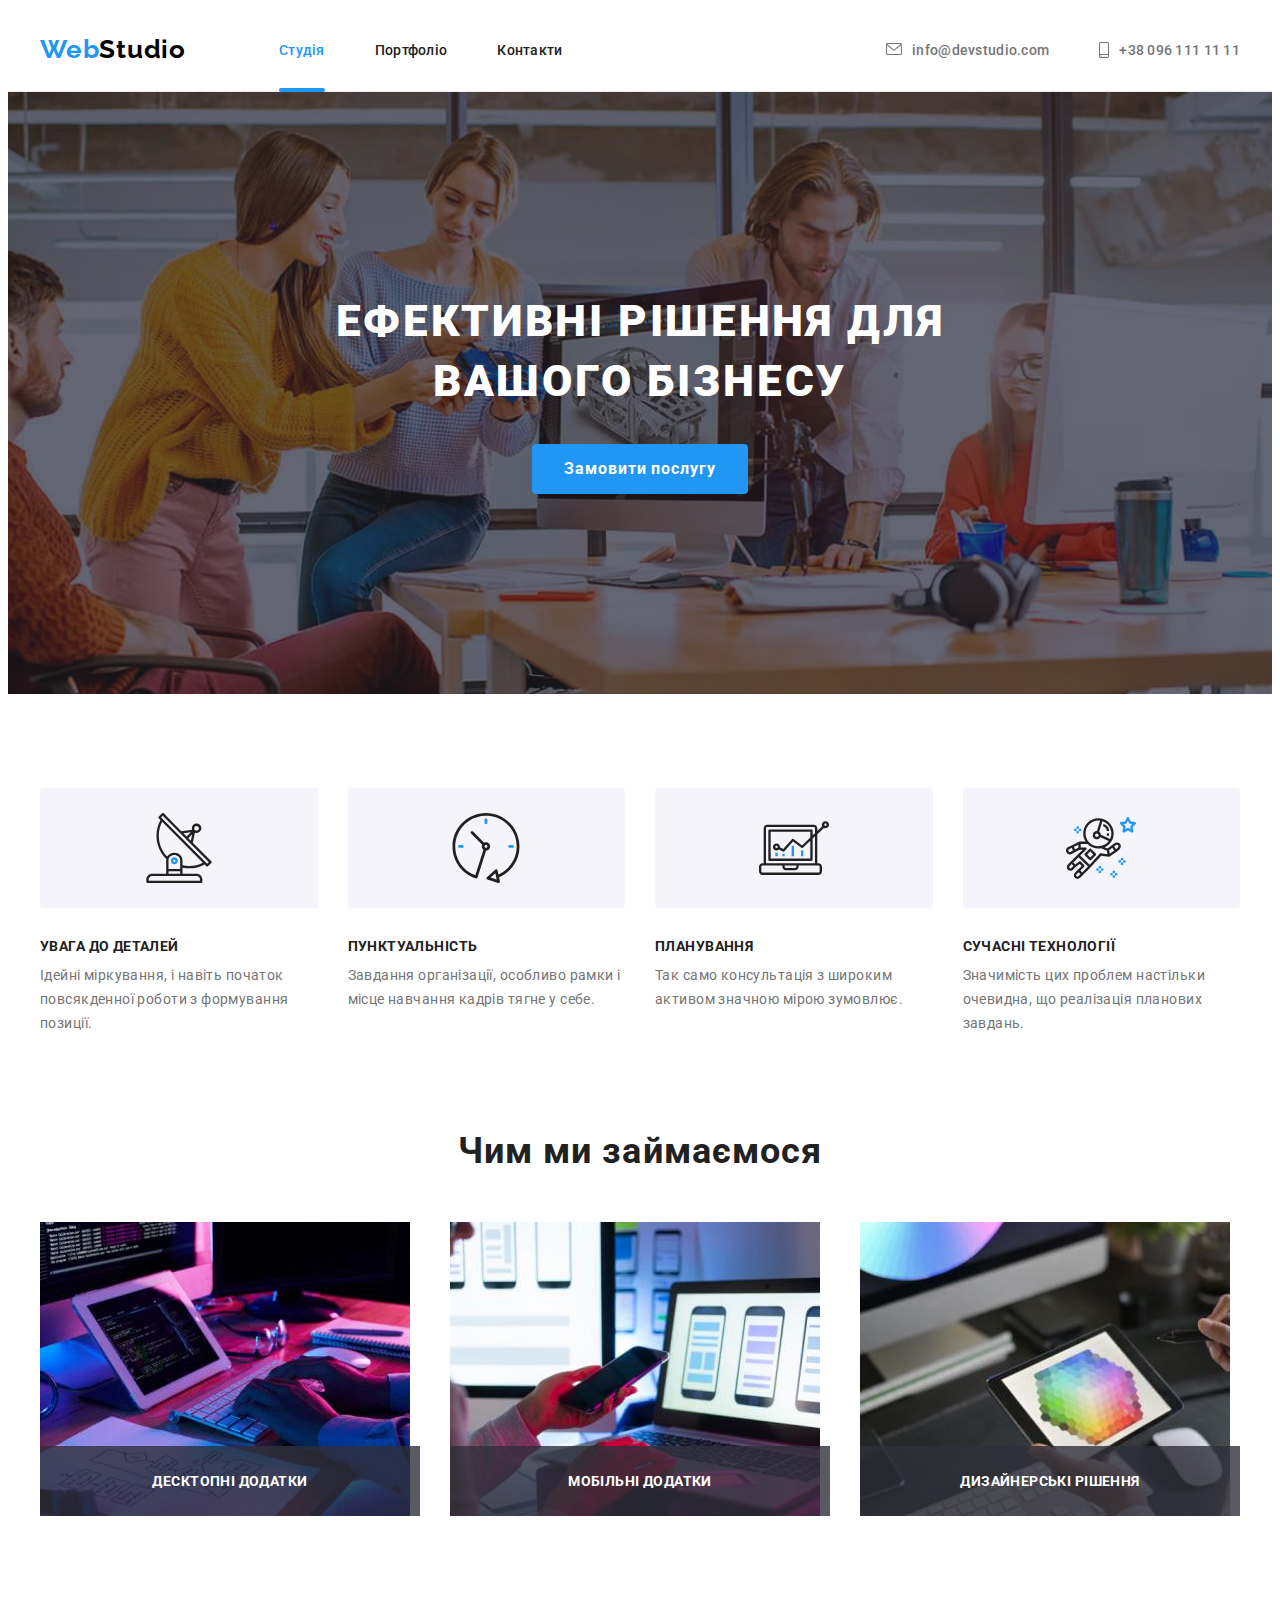
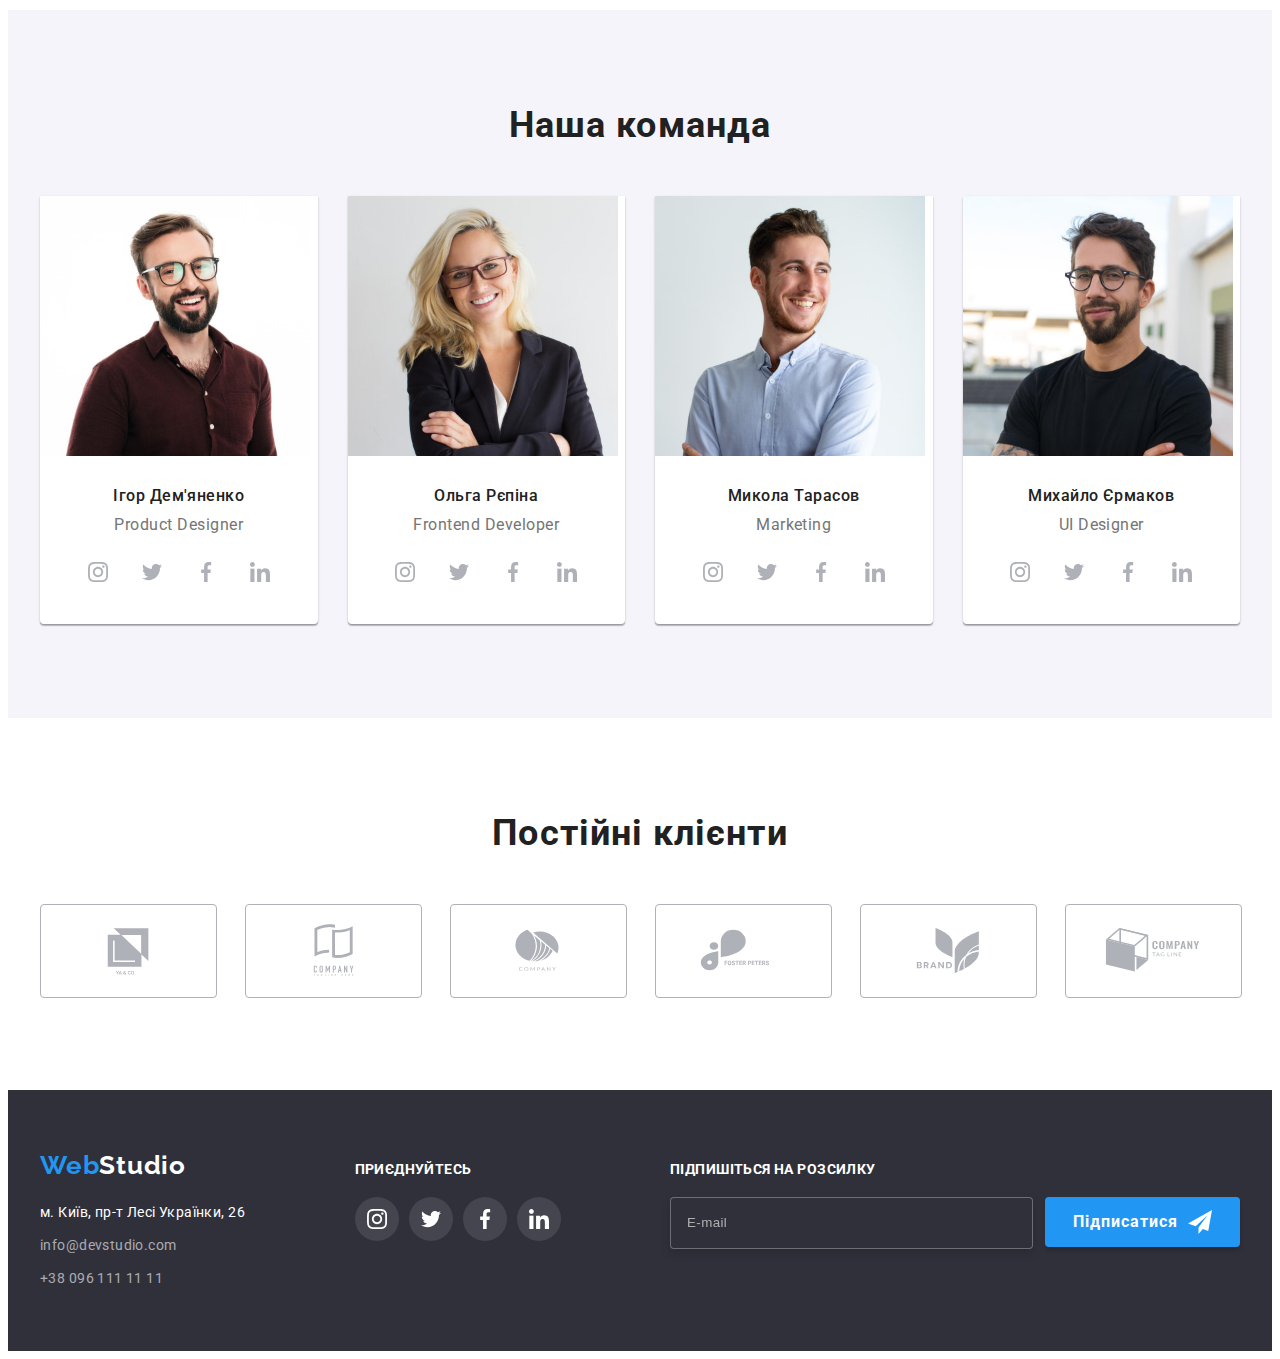
<file: index.html>
<!DOCTYPE html>
<html lang="uk">
  <head>
    <meta charset="UTF-8" />
    <meta http-equiv="X-UA-Compatible" content="IE=edge" />
    <meta name="viewport" content="width=device-width, initial-scale=1.0" />
    <title>Студія</title>
    <link
      href="https://fonts.googleapis.com/css2?family=Raleway:wght@700&family=Roboto:wght@400;500;700;900&display=swap"
      rel="stylesheet"
    />
    <link
      rel="stylesheet"
      href="https://cdnjs.cloudflare.com/ajax/libs/modern-normalize/1.1.0/modern-normalize.min.css"
      integrity="sha512-wpPYUAdjBVSE4KJnH1VR1HeZfpl1ub8YT/NKx4PuQ5NmX2tKuGu6U/JRp5y+Y8XG2tV+wKQpNHVUX03MfMFn9Q=="
      crossorigin="anonymous"
      referrerpolicy="no-referrer"
    />
    <link rel="stylesheet" href="./css/main.min.css" />
  </head>

  <body>
    <header>
      <div class="container header">
        <a href="./index.html" class="logo"
          >Web<span class="header-logo-ending">Studio</span>
        </a>
        <nav>
          <ul class="site-nav">
            <li class="item">
              <a href="./index.html" class="current">Студія</a>
            </li>
            <li class="item"><a href="./portfolio.html">Портфоліо</a></li>
            <li class="item"><a href="">Контакти</a></li>
          </ul>
        </nav>
        <ul class="auth-nav">
          <li class="item">
            <a href="mailto:info@devstudio.com" class="button">
              <svg class="mail-icon" width="16px" height="12px">
                <use href="./images/icons.svg#icon-envelope"></use></svg
              >info@devstudio.com</a
            >
          </li>
          <li class="item">
            <a href="tel:+380961111111" class="button">
              <svg class="smartphone-icon" width="10px" height="16px">
                <use href="./images/icons.svg#icon-smartphone"></use></svg
              >+38 096 111 11 11</a
            >
          </li>
        </ul>
      </div>
    </header>

    <main>
      <!---------- Герой ---------->
      <section class="section hero">
        <div class="container hero__container">
          <h1 class="hero__title">Ефективні рішення для вашого бізнесу</h1>
          <button class="hero__button" type="button" data-modal-open>
            Замовити послугу
          </button>
        </div>
      </section>

      <!---------- Особливості ---------->
      <section class="section peculiarities">
        <div class="container">
          <h2 class="section__title visually-hidden">Особливості</h2>
          <ul class="section__list peculiarities__list">
            <li class="peculiarities__item">
              <div class="peculiarities__icon-container">
                <svg width="70px" height="70px" class="peculiarities__icon">
                  <use href="./images/icons.svg#icon-antenna"></use>
                </svg>
              </div>
              <h3 class="title peculiarities__title">Увага до деталей</h3>
              <p class="peculiarities__text">
                Ідейні міркування, і навіть початок повсякденної роботи з
                формування позиції.
              </p>
            </li>
            <li class="peculiarities__item">
              <div class="peculiarities__icon-container">
                <svg width="70px" height="70px" class="peculiarities__icon">
                  <use href="./images/icons.svg#icon-clock"></use>
                </svg>
              </div>
              <h3 class="title peculiarities__title">Пунктуальність</h3>
              <p class="peculiarities__text">
                Завдання організації, особливо рамки і місце навчання кадрів
                тягне у себе.
              </p>
            </li>
            <li class="peculiarities__item">
              <div class="peculiarities__icon-container">
                <svg width="70px" height="70px" class="peculiarities__icon">
                  <use href="./images/icons.svg#icon-diagram"></use>
                </svg>
              </div>
              <h3 class="title peculiarities__title">Планування</h3>
              <p class="peculiarities__text">
                Так само консультація з широким активом значною мірою зумовлює.
              </p>
            </li>
            <li class="peculiarities__item">
              <div class="peculiarities__icon-container">
                <svg width="70px" height="70px" class="peculiarities__icon">
                  <use href="./images/icons.svg#icon-astronaut"></use>
                </svg>
              </div>
              <h3 class="title peculiarities__title">Сучасні технології</h3>
              <p class="peculiarities__text">
                Значимість цих проблем настільки очевидна, що реалізація
                планових завдань.
              </p>
            </li>
          </ul>
        </div>
      </section>

      <!---------- Чим займаємося ---------->
      <section class="section works">
        <div class="container works">
          <h2 class="section__title">Чим ми займаємося</h2>
          <ul class="section__list works">
            <li class="works-item">
              <img
                src="./images/close-up-image-programer-working-his-desk-office.jpg"
                alt="Програміст великим планом працює за своїм столом в офісі"
                width="370"
                height="294"
              />
              <p class="works-item-img-text">Десктопні додатки</p>
            </li>
            <li class="works-item">
              <img
                src="./images/web-ui-designers-are-developing-application-smartphones-team-creators-is-working-interface-mobile-phones.jpg"
                alt="Веб-дизайнер працює над інтерфейсом мобільних телефонів"
                width="370"
                height="294"
              />
              <p class="works-item-img-text">Мобільні додатки</p>
            </li>
            <li class="works-item">
              <img
                src="./images/creative-artist-web-design-with-working-colour-selection-graphic-tablet.jpg"
                alt="Креативний художник з включеним графічним планшетом для вибору кольору"
                width="370"
                height="294"
              />
              <p class="works-item-img-text">Дизайнерські рішення</p>
            </li>
          </ul>
        </div>
      </section>

      <!---------- Наша команда ---------->
      <section class="section team">
        <div class="container">
          <h2 class="section__title">Наша команда</h2>
          <ul class="section__list team">
            <li class="team-item">
              <img
                src="./images/product-designer.jpg"
                alt="Ігор Дем'яненко"
                width="270"
                height="260"
              />
              <div class="team-item-about">
                <h3 class="title">Ігор Дем'яненко</h3>
                <p class="text" lang="en">Product Designer</p>
                <ul class="social-list">
                  <li class="social-item">
                    <a href="" class="social-link">
                      <svg class="social-icon" width="20px" height="20px">
                        <use href="./images/icons.svg#icon-instagram"></use>
                      </svg>
                    </a>
                  </li>
                  <li class="social-item">
                    <a href="" class="social-link">
                      <svg class="social-icon" width="20px" height="20px">
                        <use href="./images/icons.svg#icon-twitter"></use>
                      </svg>
                    </a>
                  </li>
                  <li class="social-item">
                    <a href="" class="social-link">
                      <svg class="social-icon" width="20px" height="20px">
                        <use href="./images/icons.svg#icon-facebook"></use>
                      </svg>
                    </a>
                  </li>
                  <li class="social-item">
                    <a href="" class="social-link">
                      <svg class="social-icon" width="20px" height="20px">
                        <use href="./images/icons.svg#icon-linkedin"></use>
                      </svg>
                    </a>
                  </li>
                </ul>
              </div>
            </li>
            <li class="team-item">
              <img
                src="./images/frontend-developer.jpg"
                alt="Ольга Рєпіна"
                width="270"
                height="260"
              />
              <div class="team-item-about">
                <h3 class="title">Ольга Рєпіна</h3>
                <p class="text" lang="en">Frontend Developer</p>
                <ul class="social-list">
                  <li class="social-item">
                    <a href="" class="social-link">
                      <svg class="social-icon" width="20px" height="20px">
                        <use href="./images/icons.svg#icon-instagram"></use>
                      </svg>
                    </a>
                  </li>
                  <li class="social-item">
                    <a href="" class="social-link">
                      <svg class="social-icon" width="20px" height="20px">
                        <use href="./images/icons.svg#icon-twitter"></use>
                      </svg>
                    </a>
                  </li>
                  <li class="social-item">
                    <a href="" class="social-link">
                      <svg class="social-icon" width="20px" height="20px">
                        <use href="./images/icons.svg#icon-facebook"></use>
                      </svg>
                    </a>
                  </li>
                  <li class="social-item">
                    <a href="" class="social-link">
                      <svg class="social-icon" width="20px" height="20px">
                        <use href="./images/icons.svg#icon-linkedin"></use>
                      </svg>
                    </a>
                  </li>
                </ul>
              </div>
            </li>
            <li class="team-item">
              <img
                src="./images/marketing.jpg"
                alt="Микола Тарасов"
                width="270"
                height="260"
              />
              <div class="team-item-about">
                <h3 class="title">Микола Тарасов</h3>
                <p class="text" lang="en">Marketing</p>
                <ul class="social-list">
                  <li class="social-item">
                    <a href="" class="social-link">
                      <svg class="social-icon" width="20px" height="20px">
                        <use href="./images/icons.svg#icon-instagram"></use>
                      </svg>
                    </a>
                  </li>
                  <li class="social-item">
                    <a href="" class="social-link">
                      <svg class="social-icon" width="20px" height="20px">
                        <use href="./images/icons.svg#icon-twitter"></use>
                      </svg>
                    </a>
                  </li>
                  <li class="social-item">
                    <a href="" class="social-link">
                      <svg class="social-icon" width="20px" height="20px">
                        <use href="./images/icons.svg#icon-facebook"></use>
                      </svg>
                    </a>
                  </li>
                  <li class="social-item">
                    <a href="" class="social-link">
                      <svg class="social-icon" width="20px" height="20px">
                        <use href="./images/icons.svg#icon-linkedin"></use>
                      </svg>
                    </a>
                  </li>
                </ul>
              </div>
            </li>
            <li class="team-item">
              <img
                src="./images/ui-designer.jpg"
                alt="Михайло Єрмаков"
                width="270"
                height="260"
              />
              <div class="team-item-about">
                <h3 class="title">Михайло Єрмаков</h3>
                <p class="text" lang="en">UI Designer</p>
                <ul class="social-list">
                  <li class="social-item">
                    <a href="" class="social-link">
                      <svg class="social-icon" width="20px" height="20px">
                        <use href="./images/icons.svg#icon-instagram"></use>
                      </svg>
                    </a>
                  </li>
                  <li class="social-item">
                    <a href="" class="social-link">
                      <svg class="social-icon" width="20px" height="20px">
                        <use href="./images/icons.svg#icon-twitter"></use>
                      </svg>
                    </a>
                  </li>
                  <li class="social-item">
                    <a href="" class="social-link">
                      <svg class="social-icon" width="20px" height="20px">
                        <use href="./images/icons.svg#icon-facebook"></use>
                      </svg>
                    </a>
                  </li>
                  <li class="social-item">
                    <a href="" class="social-link">
                      <svg class="social-icon" width="20px" height="20px">
                        <use href="./images/icons.svg#icon-linkedin"></use>
                      </svg>
                    </a>
                  </li>
                </ul>
              </div>
            </li>
          </ul>
        </div>
      </section>

      <!---------- Наші клієнти ---------->
      <section class="section clients">
        <div class="container">
          <h2 class="section__title">Постійні клієнти</h2>
          <ul class="clients__list">
            <li class="clients__item">
              <a class="clients__link" href="">
                <svg class="clients__icon" width="106px" height="60px">
                  <use href="./images/icons.svg#icon-ya-and-co"></use>
                </svg>
              </a>
            </li>
            <li class="clients__item">
              <a class="clients__link" href="">
                <svg class="clients__icon" width="106px" height="60px">
                  <use
                    href="./images/icons.svg#icon-company-tag-line-here"
                  ></use>
                </svg>
              </a>
            </li>
            <li class="clients__item">
              <a class="clients__link" href="">
                <svg class="clients__icon" width="106px" height="60px">
                  <use href="./images/icons.svg#icon-company"></use>
                </svg>
              </a>
            </li>
            <li class="clients__item">
              <a class="clients__link" href="">
                <svg class="clients__icon" width="106px" height="60px">
                  <use href="./images/icons.svg#icon-foster-peters"></use>
                </svg>
              </a>
            </li>
            <li class="clients__item">
              <a class="clients__link" href="">
                <svg class="clients__icon" width="106px" height="60px">
                  <use href="./images/icons.svg#icon-brand"></use>
                </svg>
              </a>
            </li>
            <li class="clients__item">
              <a class="clients__link" href="">
                <svg class="clients__icon" width="106px" height="60px">
                  <use href="./images/icons.svg#icon-company-tag-line"></use>
                </svg>
              </a>
            </li>
          </ul>
        </div>
      </section>
    </main>

    <!---------- footer ---------->

    <footer>
      <div class="container">
        <div class="footer-container">
          <div class="logo-address-container">
            <a href="./index.html" class="logo"
              >Web<span class="footer-logo-ending">Studio</span></a
            >
            <address>
              <ul class="address-list">
                <li class="address-item">
                  <a
                    href="https://goo.gl/maps/nT2pFgaQttPLfZXJ7"
                    class="map-link address-link"
                    >м. Київ, пр-т Лесі Українки, 26</a
                  >
                </li>
                <li class="address-item">
                  <a href="mailto:info@devstudio.com" class="address-link"
                    >info@devstudio.com</a
                  >
                </li>
                <li class="address-item">
                  <a href="tel:+380961111111" class="address-link"
                    >+38 096 111 11 11</a
                  >
                </li>
              </ul>
            </address>
          </div>
          <div class="footer-join">
            <p class="footer-join-title">Приєднуйтесь</p>
            <ul class="footer-join-list">
              <li class="footer-join-item">
                <a class="footer-join-link" href=""
                  ><svg class="footer-join-icon" width="20px" height="20px">
                    <use href="./images/icons.svg#icon-instagram"></use></svg
                ></a>
              </li>
              <li class="footer-join-item">
                <a class="footer-join-link" href=""
                  ><svg class="footer-join-icon" width="20px" height="20px">
                    <use href="./images/icons.svg#icon-twitter"></use></svg
                ></a>
              </li>
              <li class="footer-join-item">
                <a class="footer-join-link" href=""
                  ><svg class="footer-join-icon" width="20px" height="20px">
                    <use href="./images/icons.svg#icon-facebook"></use></svg
                ></a>
              </li>
              <li class="footer-join-item">
                <a class="footer-join-link" href=""
                  ><svg class="footer-join-icon" width="20px" height="20px">
                    <use href="./images/icons.svg#icon-linkedin"></use></svg
                ></a>
              </li>
            </ul>
          </div>
          <div class="footer-subscription">
            <h3 class="footer-subscription-title">Підпишіться на розсилку</h3>
            <form class="footer-subscription-form">
              <label for="footer-subscription-email"></label>
              <input
                type="email"
                name="email"
                placeholder="E-mail"
                id="footer-subscription-email"
              />
              <button
                class="footer-subscription-button hero__button"
                type="submit"
              >
                Підписатися
                <svg
                  class="footer-subscription-icon"
                  width="24px"
                  height="24px"
                >
                  <use href="./images/icons.svg#icon-send"></use>
                </svg>
              </button>
            </form>
          </div>
        </div>
      </div>
    </footer>

    <!---------- backdrop ---------->

    <div class="backdrop is-hidden" data-modal>
      <div class="modal">
        <button class="modal-button" type="button" data-modal-close>
          <svg class="modal-button-icon" width="11px" height="11px">
            <use href="./images/icons.svg#icon-close"></use>
          </svg>
        </button>
        <h2 class="modal-title">Залиште свої дані, ми вам передзвонимо</h2>
        <form class="modal-form">
          <div class="modal-form-field-list">
            <div class="modal-form-field">
              <label for="name">Ім'я</label>
              <div class="modal-form-field-input">
                <input type="text" name="name" id="name" />
                <svg class="modal-form-icon" width="18px" height="18px">
                  <use href="./images/icons.svg#icon-person"></use>
                </svg>
              </div>
            </div>
            <div class="modal-form-field">
              <label for="tel">Телефон</label>
              <div class="modal-form-field-input">
                <input type="tel" name="tel" id="tel" />
                <svg class="modal-form-icon" width="18px" height="18px">
                  <use href="./images/icons.svg#icon-phone"></use>
                </svg>
              </div>
            </div>
            <div class="modal-form-field">
              <label for="email">Пошта</label>
              <div class="modal-form-field-input">
                <input type="email" name="email" id="email" />
                <svg class="modal-form-icon" width="18px" height="18px">
                  <use href="./images/icons.svg#icon-email"></use>
                </svg>
              </div>
            </div>
            <div class="modal-form-field">
              <label for="textarea">Коментар</label>
              <textarea
                name="coment"
                id="textarea"
                rows="10"
                placeholder="Введіть текст"
              ></textarea>
            </div>
          </div>
          <div class="modal-form-checkbox">
            <label class="modal-form-checkbox-label">
              <input type="checkbox" />
              <svg class="modal-form-checkbox-icon" width="15px" height="15px">
                <use href="./images/icons.svg#icon-checkbox"></use>
              </svg>
              Погоджуюся з розсилкою та приймаю<a href="">Умови договору</a>
            </label>
          </div>
          <button class="form-button hero__button" type="submit">
            Відправити
          </button>
        </form>
      </div>
    </div>
    <script src="./js/modal.js"></script>
  </body>
</html>
</file>
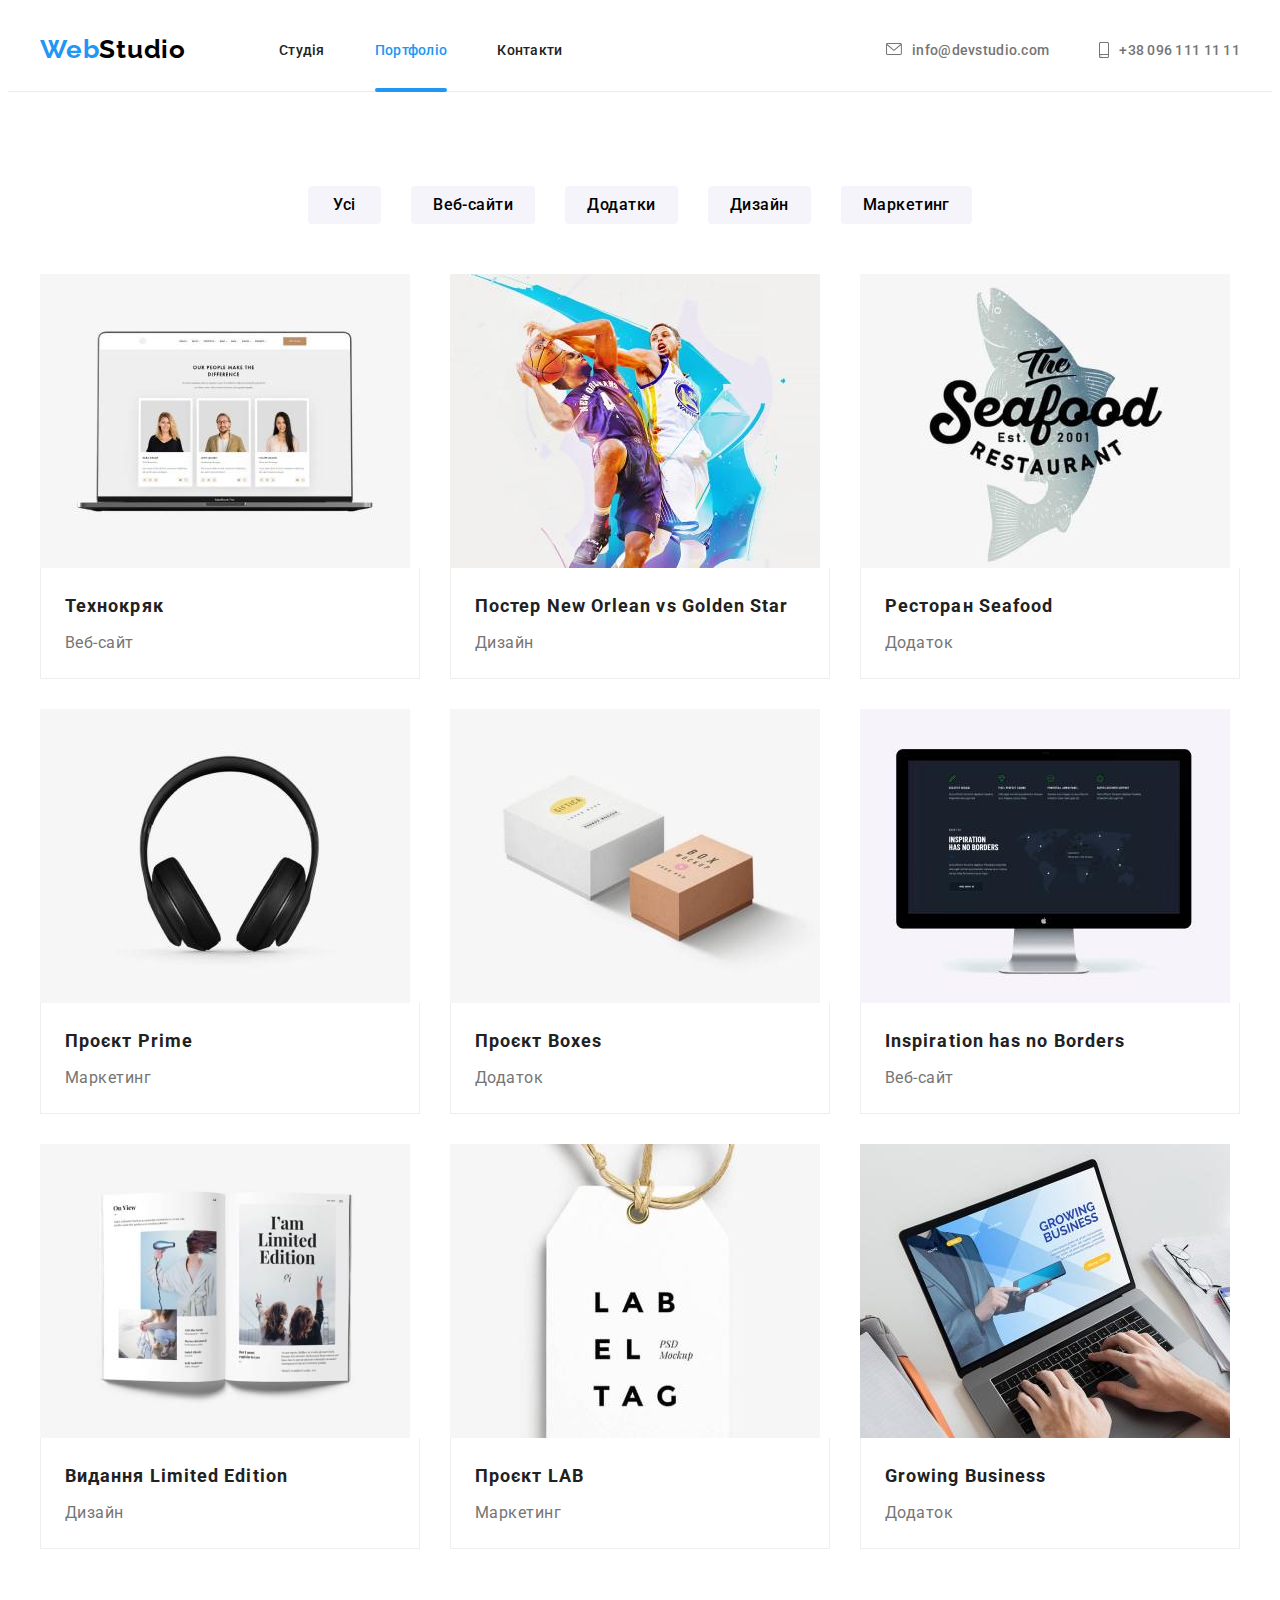
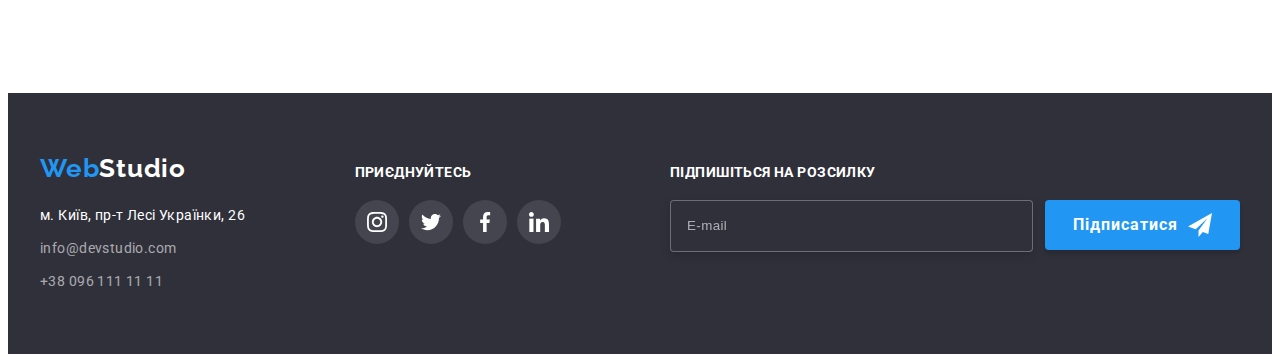
<file: portfolio.html>
<!DOCTYPE html>
<html lang="uk">
  <head>
    <meta charset="UTF-8" />
    <meta http-equiv="X-UA-Compatible" content="IE=edge" />
    <meta name="viewport" content="width=device-width, initial-scale=1.0" />
    <title>Портфоліо</title>
    <link
      href="https://fonts.googleapis.com/css2?family=Raleway:wght@700&family=Roboto:wght@400;500;700;900&display=swap"
      rel="stylesheet"
    />
    <link
      rel="stylesheet"
      href="https://cdnjs.cloudflare.com/ajax/libs/modern-normalize/1.1.0/modern-normalize.min.css"
      integrity="sha512-wpPYUAdjBVSE4KJnH1VR1HeZfpl1ub8YT/NKx4PuQ5NmX2tKuGu6U/JRp5y+Y8XG2tV+wKQpNHVUX03MfMFn9Q=="
      crossorigin="anonymous"
      referrerpolicy="no-referrer"
    />
    <link rel="stylesheet" href="./css/main.min.css" />
  </head>

  <body>
    <header>
      <div class="container header">
        <a href="./index.html" class="logo"
          >Web<span class="header-logo-ending">Studio</span>
        </a>
        <nav>
          <ul class="site-nav">
            <li class="item"><a href="./index.html">Студія</a></li>
            <li class="item">
              <a href="./portfolio.html" class="current">Портфоліо</a>
            </li>
            <li class="item"><a href="">Контакти</a></li>
          </ul>
        </nav>
        <ul class="auth-nav">
          <li class="item">
            <a href="mailto:info@devstudio.com" class="button">
              <svg class="mail-icon" width="16px" height="12px">
                <use href="./images/icons.svg#icon-envelope"></use></svg
              >info@devstudio.com</a
            >
          </li>
          <li class="item">
            <a href="tel:+380961111111" class="button">
              <svg class="smartphone-icon" width="10px" height="16px">
                <use href="./images/icons.svg#icon-smartphone"></use></svg
              >+38 096 111 11 11</a
            >
          </li>
        </ul>
      </div>
    </header>

    <main>
      <section class="section portfolio">
        <div class="container">
          <h1 class="visually-hidden">Портфоліо</h1>
          <ul class="portfolio__list">
            <li>
              <button class="portfolio__button" type="button">Усі</button>
            </li>
            <li>
              <button class="portfolio__button" type="button">Веб-сайти</button>
            </li>
            <li>
              <button class="portfolio__button" type="button">Додатки</button>
            </li>
            <li>
              <button class="portfolio__button" type="button">Дизайн</button>
            </li>
            <li>
              <button class="portfolio__button" type="button">Маркетинг</button>
            </li>
          </ul>
          <ul class="portfolio__list">
            <li class="portfolio__item">
              <a class="portfolio__link" href="">
                <div class="portfolio__img">
                  <img
                    src="./images/portfolio1.jpg"
                    alt="Відкритий ноутбук з зображенням фотографій людей з описом до них"
                    width="370"
                    height="294"
                  />
                  <div class="portfolio__description">
                    <p>
                      Ресурс пропонує комплексні пропозиції з різним рівнем
                      функціоналу та сервісів. Все це дозволить відвідувачу
                      отримати вичерпні відомості про компанію чи приватну
                      особу.
                    </p>
                  </div>
                </div>
                <div class="portfolio__project">
                  <h2 class="portfolio__title">Технокряк</h2>
                  <p class="portfolio__text">Веб-сайт</p>
                </div>
              </a>
            </li>
            <li class="portfolio__item">
              <a class="portfolio__link" href="">
                <div class="portfolio__img">
                  <img
                    src="./images/portfolio2.jpg"
                    alt="Два баскетболіста під час гри з мʼячем"
                    width="370"
                    height="294"
                  />
                  <div class="portfolio__description">
                    <p>
                      Ресурс пропонує комплексні пропозиції з різним рівнем
                      функціоналу та сервісів. Все це дозволить відвідувачу
                      отримати вичерпні відомості про компанію чи приватну
                      особу.
                    </p>
                  </div>
                </div>
                <div class="portfolio__project">
                  <h2 class="portfolio__title">
                    Постер <span lang="en">New Orlean vs Golden Star</span>
                  </h2>
                  <p class="portfolio__text">Дизайн</p>
                </div></a
              >
            </li>
            <li class="portfolio__item">
              <a class="portfolio__link" href="">
                <div class="portfolio__img">
                  <img
                    src="./images/portfolio3.jpg"
                    alt="Логотип з назвою рибного ресторану"
                    width="370"
                    height="294"
                  />
                  <div class="portfolio__description">
                    <p>
                      Ресурс пропонує комплексні пропозиції з різним рівнем
                      функціоналу та сервісів. Все це дозволить відвідувачу
                      отримати вичерпні відомості про компанію чи приватну
                      особу.
                    </p>
                  </div>
                </div>
                <div class="portfolio__project">
                  <h2 class="portfolio__title">
                    Ресторан <span lang="en">Seafood</span>
                  </h2>
                  <p class="portfolio__text">Додаток</p>
                </div></a
              >
            </li>
            <li class="portfolio__item">
              <a class="portfolio__link" href="">
                <div class="portfolio__img">
                  <img
                    src="./images/portfolio4.jpg"
                    alt="Студійні навушники"
                    width="370"
                    height="294"
                  />
                  <div class="portfolio__description">
                    <p>
                      Ресурс пропонує комплексні пропозиції з різним рівнем
                      функціоналу та сервісів. Все це дозволить відвідувачу
                      отримати вичерпні відомості про компанію чи приватну
                      особу.
                    </p>
                  </div>
                </div>
                <div class="portfolio__project">
                  <h2 class="portfolio__title">
                    Проєкт <span lang="en">Prime</span>
                  </h2>
                  <p class="portfolio__text">Маркетинг</p>
                </div></a
              >
            </li>
            <li class="portfolio__item">
              <a class="portfolio__link" href="">
                <div class="portfolio__img">
                  <img
                    src="./images/portfolio5.jpg"
                    alt="Дві перпендикулярно лежачі коробки різного розміру, кольору та різними логотипами "
                    width="370"
                    height="294"
                  />
                  <div class="portfolio__description">
                    <p>
                      Ресурс пропонує комплексні пропозиції з різним рівнем
                      функціоналу та сервісів. Все це дозволить відвідувачу
                      отримати вичерпні відомості про компанію чи приватну
                      особу.
                    </p>
                  </div>
                </div>
                <div class="portfolio__project">
                  <h2 class="portfolio__title">
                    Проєкт <span lang="en">Boxes</span>
                  </h2>
                  <p class="portfolio__text">Додаток</p>
                </div></a
              >
            </li>
            <li class="portfolio__item">
              <a class="portfolio__link" href="">
                <div class="portfolio__img">
                  <img
                    src="./images/portfolio6.jpg"
                    alt="Монітор з зображенням сайту"
                    width="370"
                    height="294"
                  />
                  <div class="portfolio__description">
                    <p>
                      Ресурс пропонує комплексні пропозиції з різним рівнем
                      функціоналу та сервісів. Все це дозволить відвідувачу
                      отримати вичерпні відомості про компанію чи приватну
                      особу.
                    </p>
                  </div>
                </div>
                <div class="portfolio__project">
                  <h2 class="portfolio__title" lang="en">
                    Inspiration has no Borders
                  </h2>
                  <p class="portfolio__text">Веб-сайт</p>
                </div></a
              >
            </li>
            <li class="portfolio__item">
              <a class="portfolio__link" href="">
                <div class="portfolio__img">
                  <img
                    src="./images/portfolio7.jpg"
                    alt="Відкрита книга з картиками та описом"
                    width="370"
                    height="294"
                  />
                  <div class="portfolio__description">
                    <p>
                      Ресурс пропонує комплексні пропозиції з різним рівнем
                      функціоналу та сервісів. Все це дозволить відвідувачу
                      отримати вичерпні відомості про компанію чи приватну
                      особу.
                    </p>
                  </div>
                </div>
                <div class="portfolio__project">
                  <h2 class="portfolio__title">
                    Видання <span lang="en">Limited Edition</span>
                  </h2>
                  <p class="portfolio__text">Дизайн</p>
                </div></a
              >
            </li>
            <li class="portfolio__item">
              <a class="portfolio__link" href="">
                <div class="portfolio__img">
                  <img
                    src="./images/portfolio8.jpg"
                    alt="Етикетка на шнурку з назвою бренда"
                    width="370"
                    height="294"
                  />
                  <div class="portfolio__description">
                    <p>
                      Ресурс пропонує комплексні пропозиції з різним рівнем
                      функціоналу та сервісів. Все це дозволить відвідувачу
                      отримати вичерпні відомості про компанію чи приватну
                      особу.
                    </p>
                  </div>
                </div>
                <div class="portfolio__project">
                  <h2 class="portfolio__title">
                    Проєкт <span lang="en">LAB</span>
                  </h2>
                  <p class="portfolio__text">Маркетинг</p>
                </div></a
              >
            </li>
            <li class="portfolio__item">
              <a class="portfolio__link" href="">
                <div class="portfolio__img">
                  <img
                    src="./images/portfolio9.jpg"
                    alt="Відкритий ноутбук за яким знаходиться людина з зображенням сайту"
                    width="370"
                    height="294"
                  />
                  <div class="portfolio__description">
                    <p>
                      Ресурс пропонує комплексні пропозиції з різним рівнем
                      функціоналу та сервісів. Все це дозволить відвідувачу
                      отримати вичерпні відомості про компанію чи приватну
                      особу.
                    </p>
                  </div>
                </div>
                <div class="portfolio__project">
                  <h2 class="portfolio__title" lang="en">Growing Business</h2>
                  <p class="portfolio__text">Додаток</p>
                </div></a
              >
            </li>
          </ul>
        </div>
      </section>
    </main>

    <!---------- footer ---------->

    <footer>
      <div class="container">
        <div class="footer-container">
          <div class="logo-address-container">
            <a href="./index.html" class="logo"
              >Web<span class="footer-logo-ending">Studio</span></a
            >
            <address>
              <ul class="address-list">
                <li class="address-item">
                  <a
                    href="https://goo.gl/maps/nT2pFgaQttPLfZXJ7"
                    class="map-link address-link"
                    >м. Київ, пр-т Лесі Українки, 26</a
                  >
                </li>
                <li class="address-item">
                  <a href="mailto:info@devstudio.com" class="address-link"
                    >info@devstudio.com</a
                  >
                </li>
                <li class="address-item">
                  <a href="tel:+380961111111" class="address-link"
                    >+38 096 111 11 11</a
                  >
                </li>
              </ul>
            </address>
          </div>
          <div class="footer-join">
            <p class="footer-join-title">Приєднуйтесь</p>
            <ul class="footer-join-list">
              <li class="footer-join-item">
                <a class="footer-join-link" href=""
                  ><svg class="footer-join-icon" width="20px" height="20px">
                    <use href="./images/icons.svg#icon-instagram"></use></svg
                ></a>
              </li>
              <li class="footer-join-item">
                <a class="footer-join-link" href=""
                  ><svg class="footer-join-icon" width="20px" height="20px">
                    <use href="./images/icons.svg#icon-twitter"></use></svg
                ></a>
              </li>
              <li class="footer-join-item">
                <a class="footer-join-link" href=""
                  ><svg class="footer-join-icon" width="20px" height="20px">
                    <use href="./images/icons.svg#icon-facebook"></use></svg
                ></a>
              </li>
              <li class="footer-join-item">
                <a class="footer-join-link" href=""
                  ><svg class="footer-join-icon" width="20px" height="20px">
                    <use href="./images/icons.svg#icon-linkedin"></use></svg
                ></a>
              </li>
            </ul>
          </div>
          <div class="footer-subscription">
            <h3 class="footer-subscription-title">Підпишіться на розсилку</h3>
            <form class="footer-subscription-form" action="">
              <input type="email" name="email" placeholder="E-mail" />
              <button
                class="footer-subscription-button hero__button"
                type="submit"
              >
                Підписатися
                <svg
                  class="footer-subscription-icon"
                  width="24px"
                  height="24px"
                >
                  <use href="./images/icons.svg#icon-send"></use>
                </svg>
              </button>
            </form>
          </div>
        </div>
      </div>
    </footer>
  </body>
</html>
</file>
<file: css/main.min.css>
:root{--primary-text-color: #757575;--title-text-color: #212121;--accent-color: #2196f3}.section{padding-top:94px;padding-bottom:94px}.visually-hidden{position:absolute;width:1px;height:1px;margin:-1px;border:0;padding:0;white-space:nowrap;-webkit-clip-path:inset(100%);clip-path:inset(100%);clip:rect(0 0 0 0);overflow:hidden}h1,h2,h3,h4,h5,h6,p{margin:0}a{text-decoration:none}ul{list-style:none;margin:0;display:block;padding:0}img{display:block}body{background-color:#fff;color:var(--primary-text-color);font-family:Roboto,sans-serif}button{font-family:inherit;font-weight:500;font-size:16px;line-height:1.625;text-align:center;letter-spacing:.03em;border:0;border-radius:4px;background-color:#f5f4fa;cursor:pointer}.container{width:1200px;margin-left:auto;margin-right:auto;padding-left:15px;padding-right:15px}.section__title{margin-bottom:50px;font-weight:700;font-size:36px;line-height:1.1666;text-align:center;letter-spacing:.03em;color:var(--title-text-color)}.section__list .title{margin-bottom:10px}header{border-bottom:1px solid #ececec}.container.header{display:flex;align-items:center}.logo{display:flex;color:var(--accent-color);font-family:Raleway,sans-serif;font-weight:700;font-size:26px;line-height:1.1923;letter-spacing:.03em}.header .logo{margin-right:93px}.header-logo-ending{color:#000}.site-nav{display:flex;gap:50px;margin-top:32px;margin-bottom:32px}.site-nav a{color:var(--title-text-color);font-weight:500;font-size:14px;line-height:1.1428;letter-spacing:.02em;transition:color 250ms cubic-bezier(0.4, 0, 0.2, 1)}.site-nav a:hover,.site-nav a:focus{color:var(--accent-color)}.site-nav .current{color:var(--accent-color);position:relative}.site-nav .current::after{content:"";position:absolute;top:48px;left:0;transform:translate(0, -50%);width:100%;height:4px;background:#2196f3;border-radius:2px}.auth-nav{display:flex;margin-left:auto;gap:50px}.auth-nav .button{display:flex;align-items:center;gap:10px;color:var(--primary-text-color);font-weight:500;font-size:14px;line-height:1.1428;letter-spacing:.02em;transition:color 250ms cubic-bezier(0.4, 0, 0.2, 1)}.auth-nav .button:hover,.auth-nav .button:focus{color:var(--accent-color)}.mail-icon{fill:currentColor}.smartphone-icon{fill:currentColor}.section.hero{padding-top:200px;padding-bottom:200px;margin:0 auto;max-width:1600px;text-align:center;background-color:#c4c4c4;background-image:linear-gradient(rgba(47, 48, 58, 0.4), rgba(47, 48, 58, 0.4)),url("../images/header-bg-img.jpg");background-position:center;background-size:cover}.hero__container{max-width:696px}.hero__title{margin-bottom:32px;font-weight:900;font-size:44px;line-height:1.3636;letter-spacing:.06em;text-transform:uppercase;color:#fff}.hero__button{padding:10px 32px;color:#fff;font-weight:700;font-size:16px;line-height:1.875;align-items:center;letter-spacing:.06em;background-color:var(--accent-color);transition:background-color 250ms cubic-bezier(0.4, 0, 0.2, 1)}.hero__button:hover,.hero__button:focus{background-color:#188ce8}.peculiarities__list{display:flex;gap:30px}.peculiarities__icon-container{height:120px;background:#f5f4fa;border-radius:4px;display:flex;justify-content:center;align-items:center;margin-bottom:30px}.peculiarities__item{width:calc((100% - 90px)/4)}.peculiarities__title{font-weight:700;font-size:14px;line-height:1.1428;letter-spacing:.03em;text-transform:uppercase;color:var(--title-text-color)}.peculiarities__text{font-size:14px;line-height:1.7142;letter-spacing:.03em}.section.works{padding-top:0}.container .works{display:flex;gap:30px}.works-item{width:calc((100% - 60px)/3);position:relative}.works-item-img-text{position:absolute;bottom:0;left:0;font-weight:700;font-size:14px;line-height:1.1428;letter-spacing:.03em;text-transform:uppercase;text-align:center;color:#fff;background:rgba(47,48,58,.8);width:100%;padding:27px 0}.team{background-color:#f5f4fa}.team .section__list{display:flex;gap:30px}.team-item{width:calc((100% - 90px)/4);background:#fff;text-align:center;box-shadow:0px 1px 3px rgba(0,0,0,.12),0px 1px 1px rgba(0,0,0,.14),0px 2px 1px rgba(0,0,0,.2);border-radius:0px 0px 4px 4px}.team-item-about{padding-top:30px;padding-bottom:30px}.team .title{font-weight:500;font-size:16px;line-height:1.1875;letter-spacing:.03em;color:var(--title-text-color)}.team .text{font-size:16px;line-height:1.1875;letter-spacing:.03em;margin-bottom:16px}.social-list{display:flex;justify-content:center;gap:10px}.social-item{width:44px;height:44px}.social-link{width:100%;height:100%;border-radius:50%;display:flex;align-items:center;justify-content:center;color:#afb1b8;transition:background-color 250ms cubic-bezier(0.4, 0, 0.2, 1),color 250ms cubic-bezier(0.4, 0, 0.2, 1)}.social-link:hover,.social-link:focus{background-color:var(--accent-color);color:#fff}.social-icon{fill:currentColor}.clients__list{display:flex;justify-content:center;align-items:center;gap:30px}.clients__item{width:calc((100% - 150px)/6);height:92px}.clients__link{display:flex;justify-content:center;align-items:center;width:100%;height:100%;border:1px solid #afb1b8;border-radius:4px;color:#afb1b8;transition:color 250ms cubic-bezier(0.4, 0, 0.2, 1),border 250ms cubic-bezier(0.4, 0, 0.2, 1)}.clients__link:hover,.clients__link:focus{color:var(--accent-color);border-color:var(--accent-color)}.clients__icon{fill:currentColor}footer{padding-top:60px;padding-bottom:60px;background-color:#2f303a}footer .logo{margin-bottom:20px;display:inline-block}.footer-logo-ending{color:#fff}.footer-container{display:flex;align-items:baseline;justify-content:space-between}.address-list{display:inline-block;font-weight:400;font-size:14px;line-height:1.7142;letter-spacing:.03em;font-style:normal}.address-list a{color:rgba(255,255,255,.6);transition:color 250ms cubic-bezier(0.4, 0, 0.2, 1)}.address-list a:hover,.address-list a:focus{color:var(--accent-color)}.address-list .map-link{color:#fff}.address-item:not(:last-child){margin-bottom:9px;display:block}.footer-join{width:206px;height:80px}.footer-join-title{margin-bottom:20px;font-weight:700;font-size:14px;line-height:1.1428;letter-spacing:.03em;text-transform:uppercase;color:#fff}.footer-join-list{display:flex;gap:10px}.footer-join-item{width:44px;height:44px}.footer-join-link{display:flex;justify-content:center;align-items:center;width:100%;height:100%;background:rgba(255,255,255,.1);border-radius:50%;color:#fff;transition:background-color 250ms cubic-bezier(0.4, 0, 0.2, 1)}.footer-join-link:hover,.footer-join-link:focus{background-color:var(--accent-color)}.footer-join-icon{fill:currentColor}.footer-subscription{padding-right:0;width:570px}.footer-subscription-title{margin-bottom:20px;font-size:14px;line-height:1.1428;letter-spacing:.03em;text-transform:uppercase;color:#fff}.footer-subscription-form{display:flex}.footer-subscription-form input{width:358px;height:50px;margin:0;padding:0;padding-left:16px;margin-right:12px;color:#fff;letter-spacing:.03em;border:1px solid rgba(255,255,255,.3);filter:drop-shadow(0px 4px 4px rgba(0, 0, 0, 0.15));border-radius:4px;background:#2f303a;transition:border-color 250ms cubic-bezier(0.4, 0, 0.2, 1)}.footer-subscription-form input::-moz-placeholder{color:rgba(255,255,255,.6)}.footer-subscription-form input:-ms-input-placeholder{color:rgba(255,255,255,.6)}.footer-subscription-form input::placeholder{color:rgba(255,255,255,.6)}.footer-subscription-form input:focus{border-color:var(--accent-color);outline:none}.footer-subscription-button{width:200px;height:50px;padding:10px 28px;display:flex;justify-content:center;gap:10px;box-shadow:0px 4px 4px rgba(0,0,0,.15)}.footer-subscription-icon{fill:#fff}.portfolio__list{display:flex;justify-content:center;gap:8px;margin-bottom:50px}.portfolio__button{padding:6px 22px;min-width:73px;transition:background-color 250ms cubic-bezier(0.4, 0, 0.2, 1),color 250ms cubic-bezier(0.4, 0, 0.2, 1),box-shadow 250ms cubic-bezier(0.4, 0, 0.2, 1)}.portfolio__button:hover,.portfolio__button:focus{color:#fff;background-color:var(--accent-color);box-shadow:0px 3px 1px rgba(0,0,0,.1),0px 1px 2px rgba(0,0,0,.08),0px 2px 2px rgba(0,0,0,.12)}.portfolio__title{margin-bottom:4px;font-weight:700;font-size:18px;line-height:2;letter-spacing:.06em;color:var(--title-text-color)}.portfolio__list{flex-wrap:wrap;display:flex;gap:30px}.portfolio__item{width:calc((100% - 60px)/3)}.portfolio__link{display:block;color:inherit;transition:box-shadow 250ms cubic-bezier(0.4, 0, 0.2, 1)}.portfolio__link:hover,.portfolio__link:focus{box-shadow:0px 1px 1px rgba(0,0,0,.12),0px 4px 4px rgba(0,0,0,.06),1px 4px 6px rgba(0,0,0,.16)}.portfolio__img{position:relative;overflow:hidden}.portfolio__description{position:absolute;top:100%;left:0;transition:transform 250ms cubic-bezier(0.4, 0, 0.2, 1);display:flex;align-items:center;width:100%;height:100%;padding:0 24px;background:rgba(33,150,243,.9);font-size:18px;line-height:1.5555;letter-spacing:.03em;color:#fff}.portfolio__link:hover .portfolio__description,.portfolio__link:focus .portfolio__description{transform:translateY(-100%)}.portfolio__project{background:#fff;border-right:1px solid #eee;border-bottom:1px solid #eee;border-left:1px solid #eee;padding:20px 24px}.portfolio__text{font-size:16px;line-height:1.875;letter-spacing:.03em}.backdrop{position:fixed;top:0;left:0;width:100%;height:100%;background:rgba(0,0,0,.2);transition:opacity 250ms cubic-bezier(0.4, 0, 0.2, 1)}.backdrop.is-hidden{opacity:0;pointer-events:none}.modal{position:absolute;top:50%;left:50%;transform:translate(-50%, -50%);padding:40px;width:528px;border-radius:4px;background:#fff;box-shadow:0px 1px 3px rgba(0,0,0,.12),0px 1px 1px rgba(0,0,0,.14),0px 2px 1px rgba(0,0,0,.2)}.modal-button{position:absolute;top:8px;right:8px;width:30px;height:30px;background:#fff;border:1px solid rgba(0,0,0,.1);border-radius:50%;transition:color 250ms cubic-bezier(0.4, 0, 0.2, 1)}.modal-button:hover,.modal-button:focus{color:var(--accent-color)}.modal-button-icon{fill:currentColor}.modal-title{margin-bottom:12px;font-weight:700;font-size:20px;line-height:1.15;text-align:center;letter-spacing:.03em;color:var(--title-text-color)}.modal-form{display:flex;flex-direction:column;align-items:center}.modal-form-field-list{display:flex;flex-direction:column;width:100%;margin-bottom:20px;gap:10px}.modal-form-field{display:flex;flex-direction:column}.modal-form-field-input{position:relative;display:flex;flex-direction:column}.modal-form-field label{margin-bottom:4px;font-size:12px;line-height:1.1666;letter-spacing:.01em}.modal-form-field input{margin:0;padding:0;padding-left:40px;height:40px;border:1px solid rgba(33,33,33,.2);border-radius:4px;font-size:12px;line-height:1.1666;letter-spacing:.01em;transition:border-color 250ms cubic-bezier(0.4, 0, 0.2, 1)}.modal-form-field input:focus{border-color:var(--accent-color);outline:none}.modal-form-icon{position:absolute;top:50%;left:12px;transform:translateY(-50%);color:#212121;fill:currentColor}.modal-form-field input:focus+.modal-form-icon{color:var(--accent-color);transition:color 250ms cubic-bezier(0.4, 0, 0.2, 1)}.modal-form-field textarea{height:120px;padding:12px 16px;resize:none;border:1px solid rgba(33,33,33,.2);border-radius:4px;font-size:12px;line-height:1.1666;letter-spacing:.01em;transition:border-color 250ms cubic-bezier(0.4, 0, 0.2, 1)}.modal-form-field textarea:focus{border-color:var(--accent-color);outline:none}.modal-form-field textarea::-moz-placeholder{font-size:12px;line-height:1.1666;letter-spacing:.01em;color:rgba(117,117,117,.5)}.modal-form-field textarea:-ms-input-placeholder{font-size:12px;line-height:1.1666;letter-spacing:.01em;color:rgba(117,117,117,.5)}.modal-form-field textarea::placeholder{font-size:12px;line-height:1.1666;letter-spacing:.01em;color:rgba(117,117,117,.5)}.modal-form-checkbox{display:flex;margin-bottom:30px;margin-left:8px;font-size:14px;line-height:1.7142;letter-spacing:.03em}.modal-form-checkbox-label{display:flex;align-items:center;width:425px;height:24px}.modal-form-checkbox input{-webkit-appearance:none;-moz-appearance:none;appearance:none}.modal-form-checkbox-icon{color:#fff;margin-right:8.38px;border:2px solid #212121;border-radius:2px;fill:currentColor;transition:color 250ms cubic-bezier(0.4, 0, 0.2, 1),border 250ms cubic-bezier(0.4, 0, 0.2, 1),border-color 250ms cubic-bezier(0.4, 0, 0.2, 1)}.modal-form-checkbox input:hover+.modal-form-checkbox-icon,.modal-form-checkbox input:focus+.modal-form-checkbox-icon{border-color:var(--accent-color)}.modal-form-checkbox input:checked+.modal-form-checkbox-icon{border:rgba(0,0,0,0);color:var(--accent-color)}.modal-form-checkbox a{color:var(--accent-color);text-decoration:underline;margin-left:4px}.form-button{width:200px;justify-content:center;box-shadow:0px 4px 4px rgba(0,0,0,.15)}/*# sourceMappingURL=main.min.css.map */
</file>
